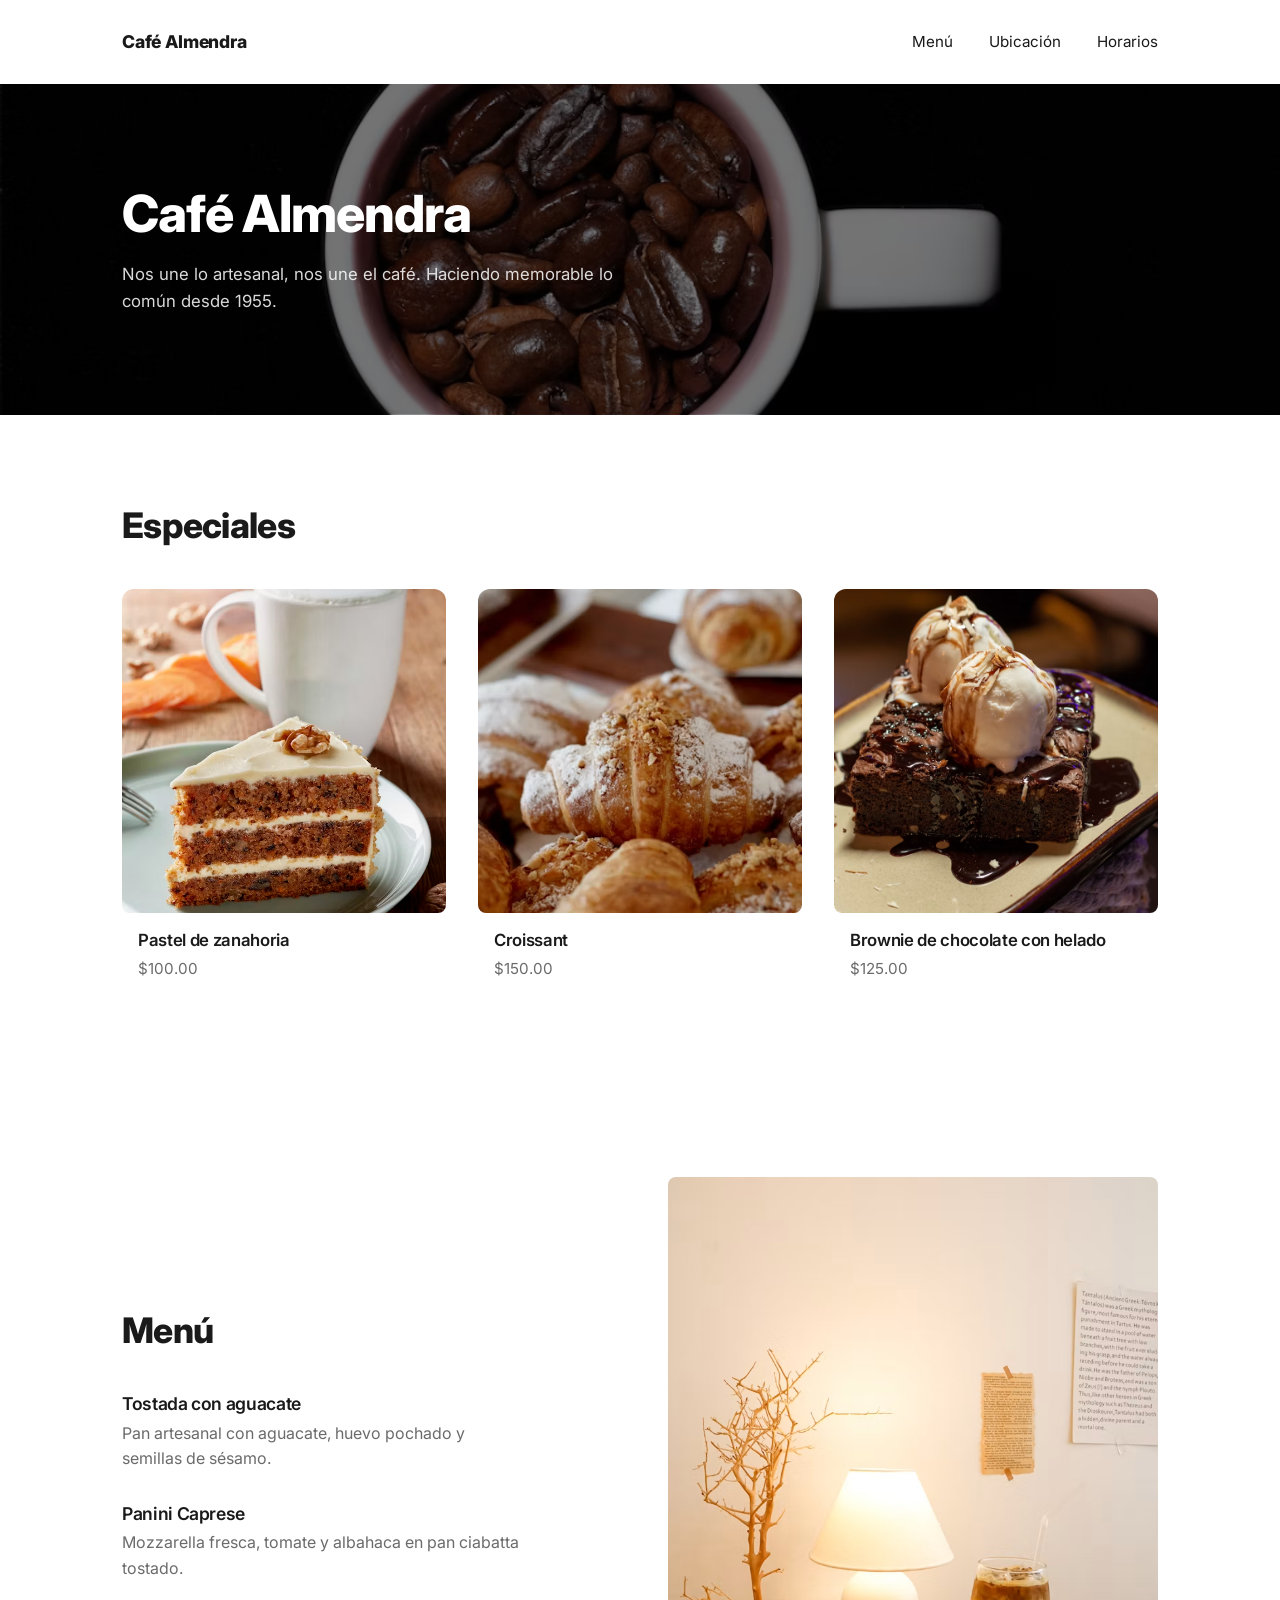
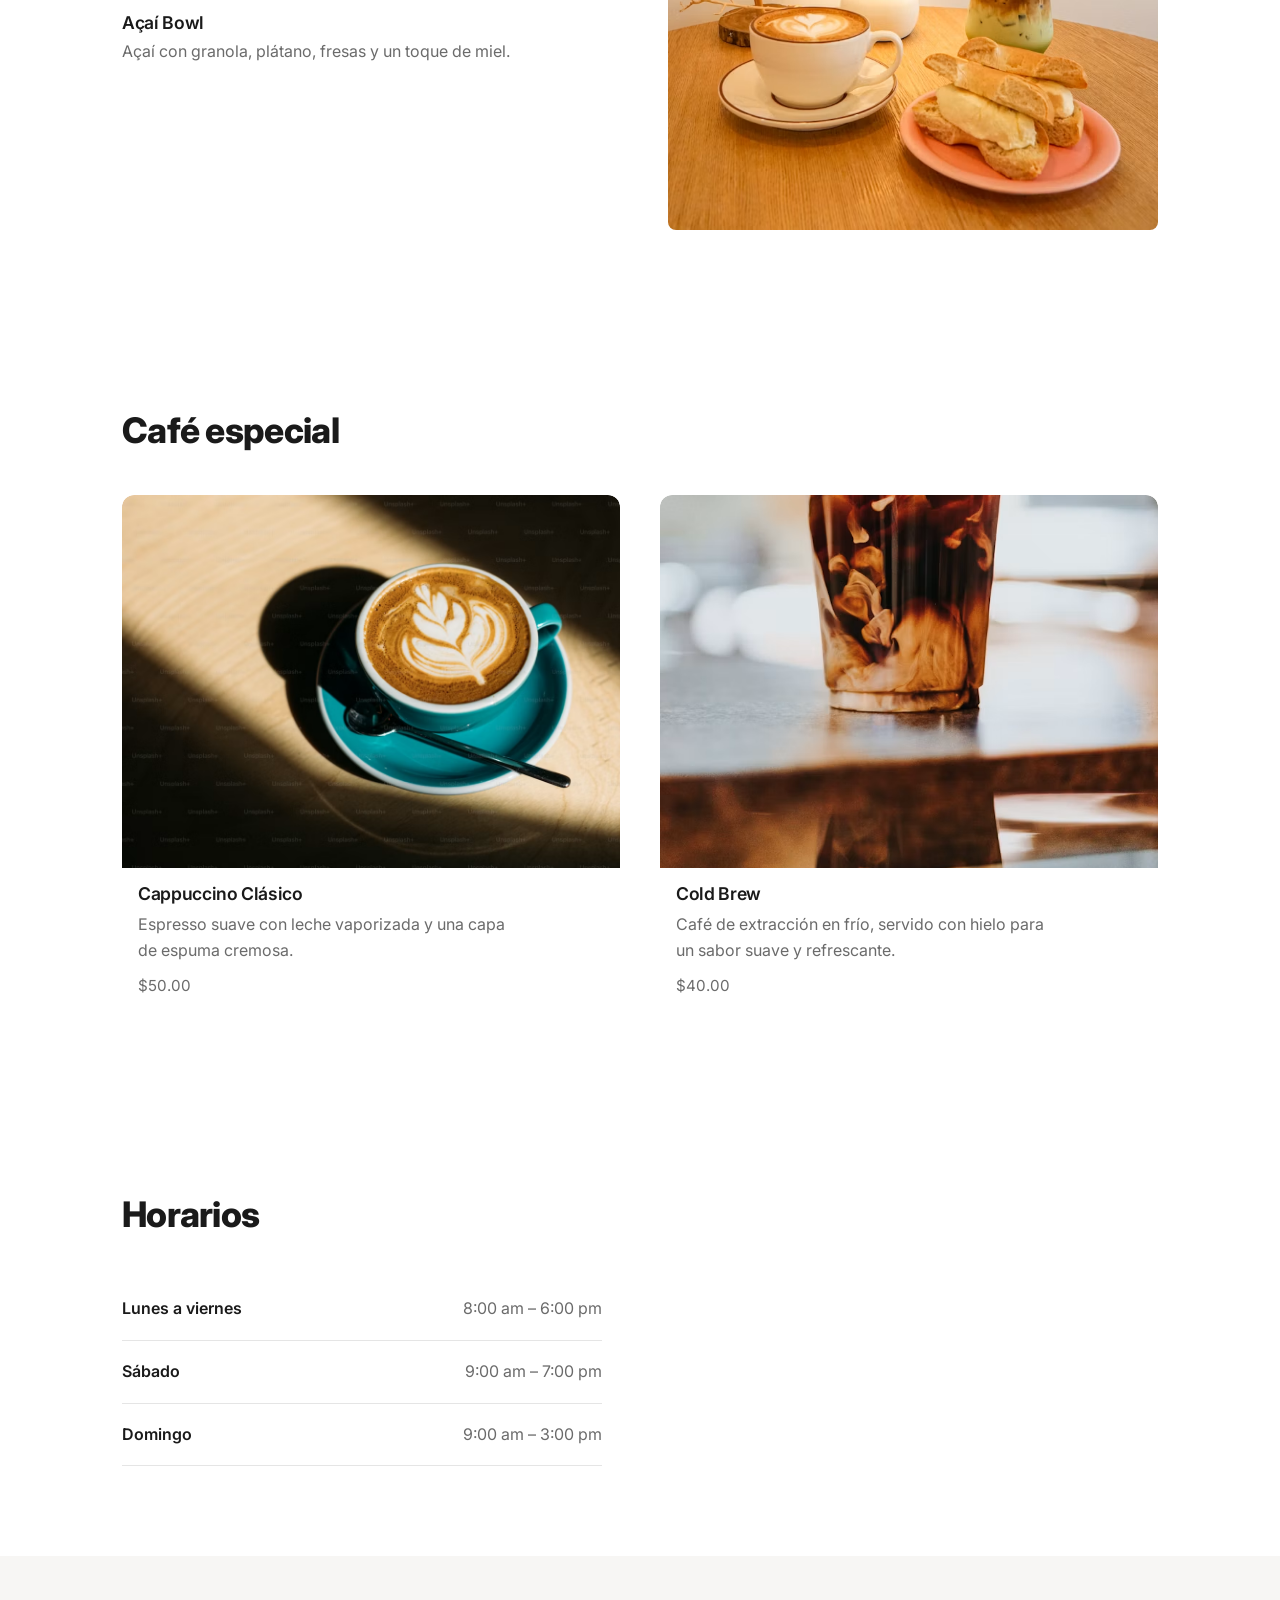
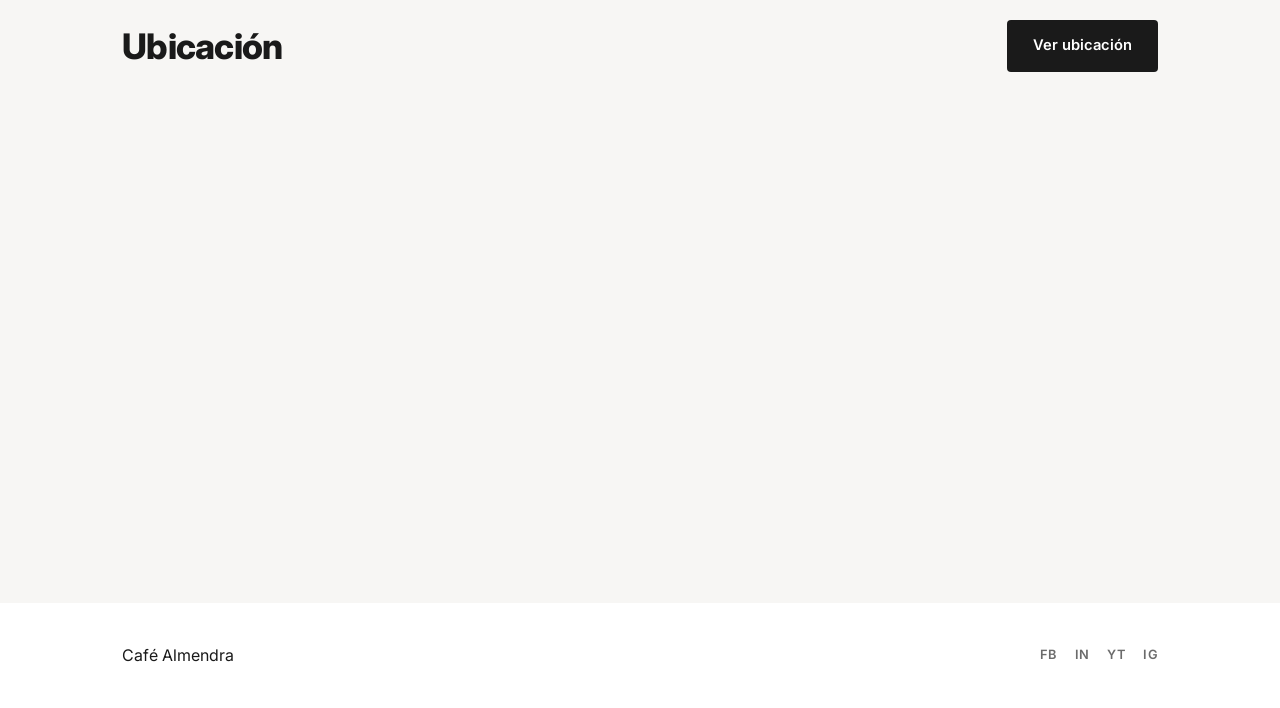
<file: index.html>
<!doctype html>
<html lang="es">
    <head>
        <meta charset="UTF-8" />
        <meta name="viewport" content="width=device-width, initial-scale=1.0" />
        <title>Café Almendra</title>
        <link rel="preconnect" href="https://fonts.googleapis.com" />
        <link rel="preconnect" href="https://fonts.gstatic.com" crossorigin />
        <link
            href="https://fonts.googleapis.com/css2?family=Inter:wght@400;500;600;700;800&display=swap"
            rel="stylesheet"
        />
        <link rel="stylesheet" href="style.css" />
    </head>
    <body>
        <header class="site-header">
            <div class="wrap header-inner">
                <span class="brand">Café Almendra</span>
                <nav class="main-nav">
                    <a href="#menu">Menú</a>
                    <a href="#ubicacion">Ubicación</a>
                    <a href="#horarios">Horarios</a>
                </nav>
            </div>
        </header>

        <main>
            <section class="hero">
                <div class="wrap">
                    <h1>Café Almendra</h1>
                    <p class="hero-sub">
                        Nos une lo artesanal, nos une el café. Haciendo
                        memorable lo común desde 1955.
                    </p>
                </div>
            </section>

            <section id="especiales" class="especiales-section">
                <div class="wrap">
                    <h2>Especiales</h2>
                    <div class="especiales-grid">
                        <article class="especial-card">
                            <img
                                class="img-placeholder img-placeholder--square"
                                src="imagenes/pastel_zana.avif"
                                alt="Pastel de zanahoria"
                            />
                            <h3>Pastel de zanahoria</h3>
                            <span class="price">$100.00</span>
                        </article>

                        <article class="especial-card">
                            <img
                                class="img-placeholder img-placeholder--square"
                                src="imagenes/croisant.avif"
                                alt="Croissant"
                            />
                            <h3>Croissant</h3>
                            <span class="price">$150.00</span>
                        </article>

                        <article class="especial-card">
                            <img
                                class="img-placeholder img-placeholder--square"
                                src="imagenes/browinie.avif"
                                alt="Brownie de chocolate con helado"
                            />
                            <h3>Brownie de chocolate con helado</h3>
                            <span class="price">$125.00</span>
                        </article>
                    </div>
                </div>
            </section>

            <section id="menu" class="menu-section">
                <div class="wrap menu-inner">
                    <div class="menu-list">
                        <h2>Menú</h2>

                        <div class="menu-item">
                            <h3>Tostada con aguacate</h3>
                            <p>
                                Pan artesanal con aguacate, huevo pochado y
                                semillas de sésamo.
                            </p>
                        </div>

                        <div class="menu-item">
                            <h3>Panini Caprese</h3>
                            <p>
                                Mozzarella fresca, tomate y albahaca en pan
                                ciabatta tostado.
                            </p>
                        </div>

                        <div class="menu-item">
                            <h3>Açaí Bowl</h3>
                            <p>
                                Açaí con granola, plátano, fresas y un toque de
                                miel.
                            </p>
                        </div>
                    </div>

                    <img
                        class="img-placeholder img-placeholder--tall"
                        src="imagenes/imagen_menu.avif"
                        alt="Fruta fresca sobre mesa"
                    />
                </div>
            </section>

            <section class="cafe-especial-section">
                <div class="wrap">
                    <h2>Café especial</h2>
                    <div class="cafe-especial-grid">
                        <article class="cafe-card">
                            <img
                                class="img-placeholder img-placeholder--wide"
                                src="imagenes/capuccino.avif"
                                alt="Cappuccino clásico"
                            />
                            <h3>Cappuccino Clásico</h3>
                            <p>
                                Espresso suave con leche vaporizada y una capa
                                de espuma cremosa.
                            </p>
                            <span class="price">$50.00</span>
                        </article>

                        <article class="cafe-card">
                            <img
                                class="img-placeholder img-placeholder--wide"
                                src="imagenes/cold_brew.avif"
                                alt="Cold Brew"
                            />
                            <h3>Cold Brew</h3>
                            <p>
                                Café de extracción en frío, servido con hielo
                                para un sabor suave y refrescante.
                            </p>
                            <span class="price">$40.00</span>
                        </article>
                    </div>
                </div>
            </section>

            <section id="horarios" class="horarios-section">
                <div class="wrap">
                    <h2>Horarios</h2>
                    <dl class="hours-list">
                        <div class="hours-row">
                            <dt>Lunes a viernes</dt>
                            <dd>8:00 am – 6:00 pm</dd>
                        </div>
                        <div class="hours-row">
                            <dt>Sábado</dt>
                            <dd>9:00 am – 7:00 pm</dd>
                        </div>
                        <div class="hours-row">
                            <dt>Domingo</dt>
                            <dd>9:00 am – 3:00 pm</dd>
                        </div>
                    </dl>
                </div>
            </section>

            <section id="ubicacion" class="ubicacion-section">
                <div class="wrap">
                    <div class="ubicacion-inner">
                        <h2>Ubicación</h2>
                        <a
                            class="btn-dark"
                            href="https://www.google.com/maps/search/?api=1&query=Celaya,+Guanajuato,+M%C3%A9xico"
                            target="_blank"
                            rel="noopener"
                            >Ver ubicación</a
                        >
                    </div>
                    <div class="map-container">
                        <iframe
                            src="https://www.google.com/maps?q=Celaya,+Guanajuato,+M%C3%A9xico&output=embed"
                            width="100%"
                            height="450"
                            style="border: 0"
                            allowfullscreen=""
                            loading="lazy"
                            referrerpolicy="no-referrer-when-downgrade"
                            title="Ubicación de Café Almendra en Celaya, Guanajuato"
                        ></iframe>
                    </div>
                </div>
            </section>
        </main>

        <footer class="site-footer">
            <div class="wrap footer-inner">
                <span>Café Almendra</span>
                <div class="social-icons">
                    <a href="#" aria-label="Facebook">FB</a>
                    <a href="#" aria-label="LinkedIn">IN</a>
                    <a href="#" aria-label="YouTube">YT</a>
                    <a href="#" aria-label="Instagram">IG</a>
                </div>
            </div>
        </footer>
    </body>
</html>
</file>
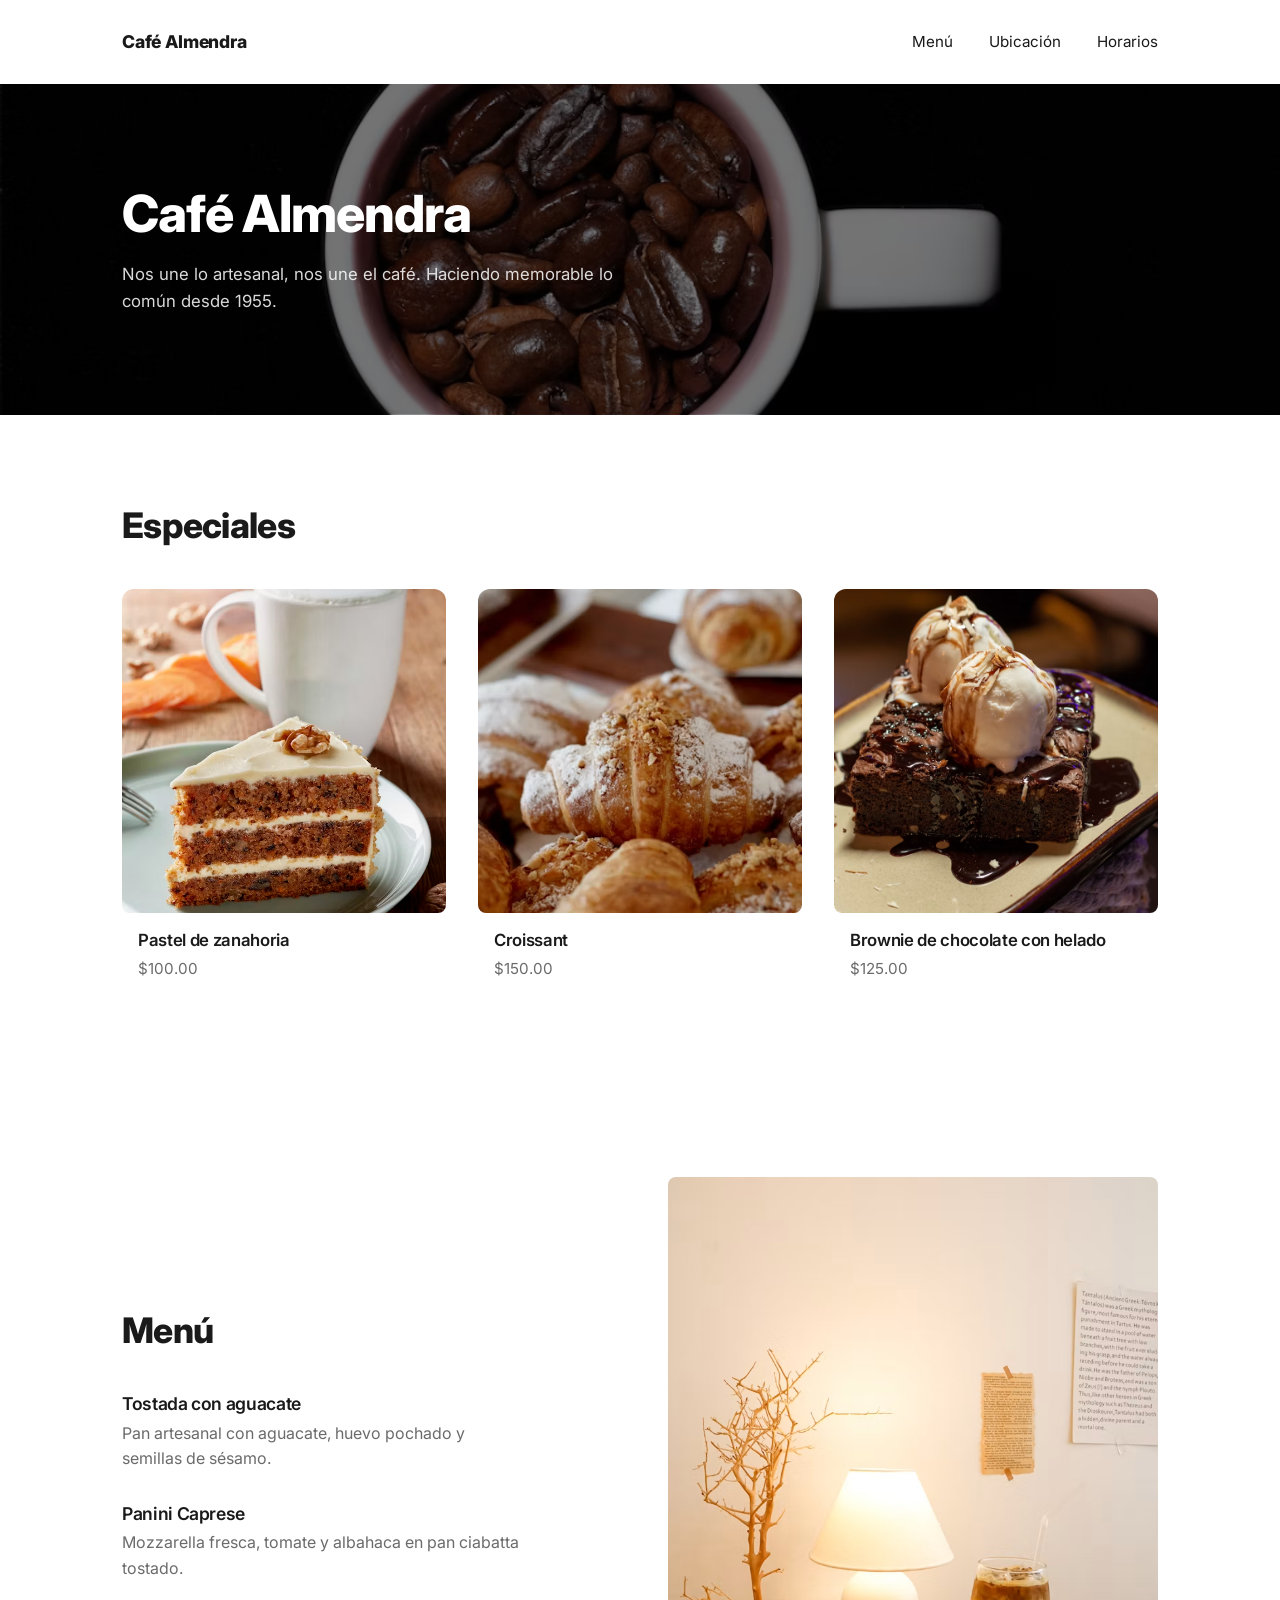
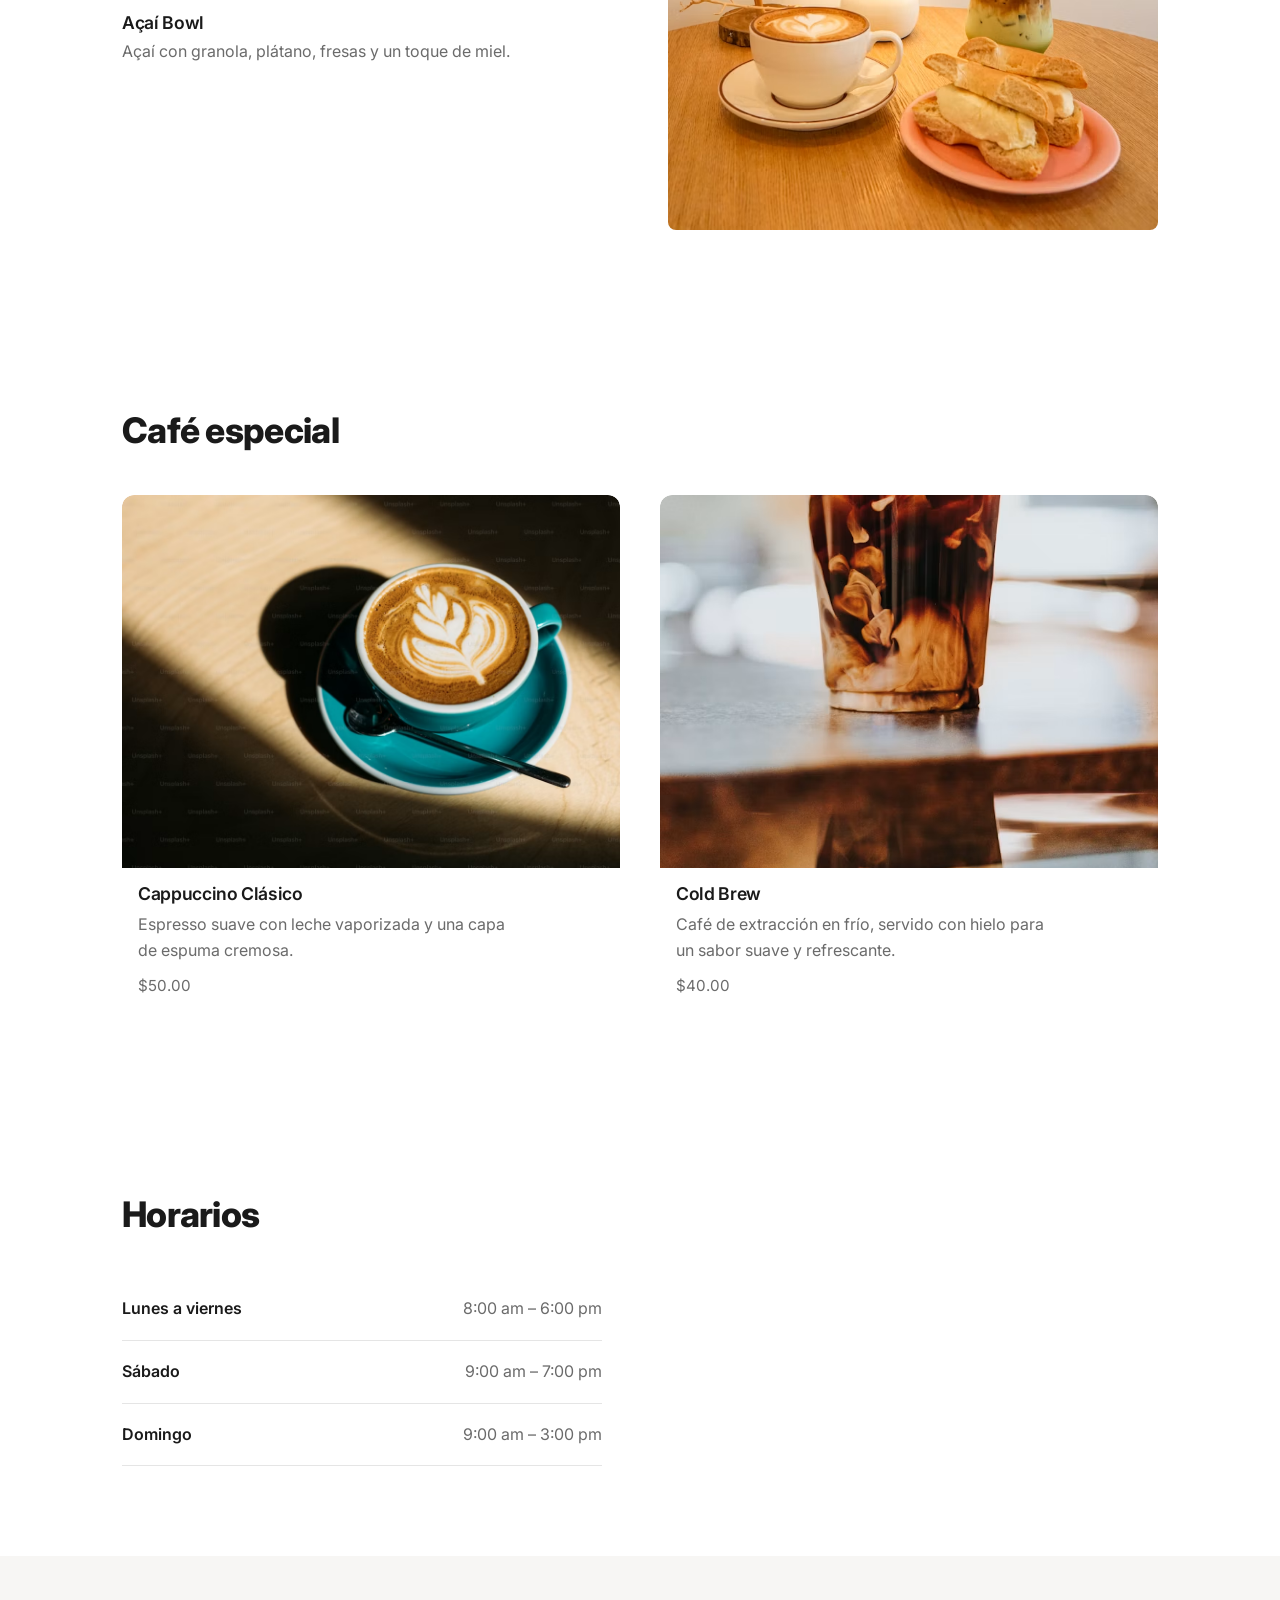
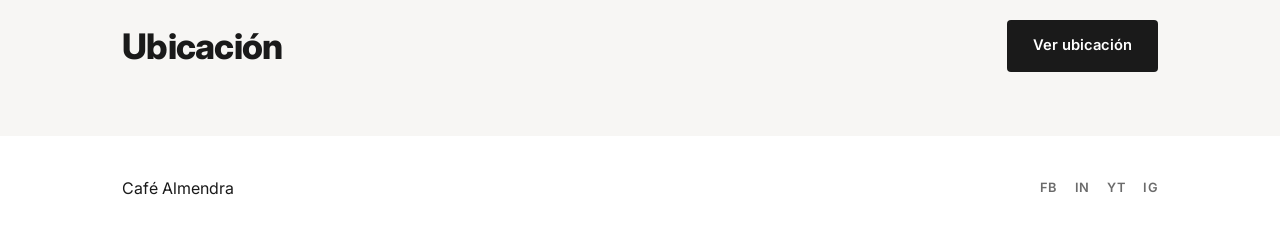
<file: cafe_almendra/index.html>
<!doctype html>
<html lang="es">
    <head>
        <meta charset="UTF-8" />
        <meta name="viewport" content="width=device-width, initial-scale=1.0" />
        <title>Café Almendra</title>
        <link rel="preconnect" href="https://fonts.googleapis.com" />
        <link rel="preconnect" href="https://fonts.gstatic.com" crossorigin />
        <link
            href="https://fonts.googleapis.com/css2?family=Inter:wght@400;500;600;700;800&display=swap"
            rel="stylesheet"
        />
        <link rel="stylesheet" href="style.css" />
    </head>
    <body>
        <header class="site-header">
            <div class="wrap header-inner">
                <span class="brand">Café Almendra</span>
                <nav class="main-nav">
                    <a href="#menu">Menú</a>
                    <a href="#ubicacion">Ubicación</a>
                    <a href="#horarios">Horarios</a>
                </nav>
            </div>
        </header>

        <main>
            <section class="hero">
                <div class="wrap">
                    <h1>Café Almendra</h1>
                    <p class="hero-sub">
                        Nos une lo artesanal, nos une el café. Haciendo
                        memorable lo común desde 1955.
                    </p>
                </div>
            </section>

            <section id="especiales" class="especiales-section">
                <div class="wrap">
                    <h2>Especiales</h2>
                    <div class="especiales-grid">
                        <article class="especial-card">
                            <img
                                class="img-placeholder img-placeholder--square"
                                src="imagenes/pastel_zana.avif"
                                alt="Pastel de zanahoria"
                            />
                            <h3>Pastel de zanahoria</h3>
                            <span class="price">$100.00</span>
                        </article>

                        <article class="especial-card">
                            <img
                                class="img-placeholder img-placeholder--square"
                                src="imagenes/croisant.avif"
                                alt="Croissant"
                            />
                            <h3>Croissant</h3>
                            <span class="price">$150.00</span>
                        </article>

                        <article class="especial-card">
                            <img
                                class="img-placeholder img-placeholder--square"
                                src="imagenes/browinie.avif"
                                alt="Brownie de chocolate con helado"
                            />
                            <h3>Brownie de chocolate con helado</h3>
                            <span class="price">$125.00</span>
                        </article>
                    </div>
                </div>
            </section>

            <section id="menu" class="menu-section">
                <div class="wrap menu-inner">
                    <div class="menu-list">
                        <h2>Menú</h2>

                        <div class="menu-item">
                            <h3>Tostada con aguacate</h3>
                            <p>
                                Pan artesanal con aguacate, huevo pochado y
                                semillas de sésamo.
                            </p>
                        </div>

                        <div class="menu-item">
                            <h3>Panini Caprese</h3>
                            <p>
                                Mozzarella fresca, tomate y albahaca en pan
                                ciabatta tostado.
                            </p>
                        </div>

                        <div class="menu-item">
                            <h3>Açaí Bowl</h3>
                            <p>
                                Açaí con granola, plátano, fresas y un toque de
                                miel.
                            </p>
                        </div>
                    </div>

                    <img
                        class="img-placeholder img-placeholder--tall"
                        src="imagenes/imagen_menu.avif"
                        alt="Fruta fresca sobre mesa"
                    />
                </div>
            </section>

            <section class="cafe-especial-section">
                <div class="wrap">
                    <h2>Café especial</h2>
                    <div class="cafe-especial-grid">
                        <article class="cafe-card">
                            <img
                                class="img-placeholder img-placeholder--wide"
                                src="imagenes/capuccino.avif"
                                alt="Cappuccino clásico"
                            />
                            <h3>Cappuccino Clásico</h3>
                            <p>
                                Espresso suave con leche vaporizada y una capa
                                de espuma cremosa.
                            </p>
                            <span class="price">$50.00</span>
                        </article>

                        <article class="cafe-card">
                            <img
                                class="img-placeholder img-placeholder--wide"
                                src="imagenes/cold_brew.avif"
                                alt="Cold Brew"
                            />
                            <h3>Cold Brew</h3>
                            <p>
                                Café de extracción en frío, servido con hielo
                                para un sabor suave y refrescante.
                            </p>
                            <span class="price">$40.00</span>
                        </article>
                    </div>
                </div>
            </section>

            <section id="horarios" class="horarios-section">
                <div class="wrap">
                    <h2>Horarios</h2>
                    <dl class="hours-list">
                        <div class="hours-row">
                            <dt>Lunes a viernes</dt>
                            <dd>8:00 am – 6:00 pm</dd>
                        </div>
                        <div class="hours-row">
                            <dt>Sábado</dt>
                            <dd>9:00 am – 7:00 pm</dd>
                        </div>
                        <div class="hours-row">
                            <dt>Domingo</dt>
                            <dd>9:00 am – 3:00 pm</dd>
                        </div>
                    </dl>
                </div>
            </section>

            <section id="ubicacion" class="ubicacion-section">
                <div class="wrap ubicacion-inner">
                    <h2>Ubicación</h2>
                    <a class="btn-dark" href="#">Ver ubicación</a>
                </div>
            </section>
        </main>

        <footer class="site-footer">
            <div class="wrap footer-inner">
                <span>Café Almendra</span>
                <div class="social-icons">
                    <a href="#" aria-label="Facebook">FB</a>
                    <a href="#" aria-label="LinkedIn">IN</a>
                    <a href="#" aria-label="YouTube">YT</a>
                    <a href="#" aria-label="Instagram">IG</a>
                </div>
            </div>
        </footer>
    </body>
</html>
</file>
<file: style.css>
* {
  box-sizing: border-box;
  margin: 0;
  padding: 0;
}

:root {
  --black: #1A1A1A;
  --gray: #6B6B6B;
  --line: #E5E5E5;
  --offwhite: #F7F6F4;
}

body {
  font-family: 'Inter', sans-serif;
  color: var(--black);
  line-height: 1.6;
  -webkit-font-smoothing: antialiased;
}

.wrap {
  max-width: 1100px;
  margin: 0 auto;
  padding: 0 32px;
}

a {
  color: inherit;
  text-decoration: none;
}

h1, h2, h3 {
  font-weight: 800;
  line-height: 1.15;
  letter-spacing: -0.02em;
}


.img-placeholder {
  background: var(--offwhite);
  border-radius: 8px;
  display: block;
  width: 100%;
  object-fit: cover; 
  object-position: center;
}

div.img-placeholder {
  border: 1px dashed #C9C6C0;
  display: flex;
  align-items: center;
  justify-content: center;
  color: #A8A49C;
  font-size: 0.85rem;
  text-align: center;
  padding: 16px;
}

div.img-placeholder::before {
  content: attr(data-label);
}

.img-placeholder--hero {
  aspect-ratio: 16 / 7;
  height: 100%;
}

.img-placeholder--square {
  aspect-ratio: 1 / 1;
  margin-bottom: 18px;
}

.img-placeholder--tall {
  aspect-ratio: 3 / 4;
  height: 100%;
}

.img-placeholder--wide {
  aspect-ratio: 4 / 3;
  margin-bottom: 18px;
}

.site-header {
  position: sticky;
  top: 0;
  background: #fff;
  z-index: 10;
}

.header-inner {
  display: flex;
  align-items: center;
  justify-content: space-between;
  padding-top: 28px;
  padding-bottom: 28px;
}

.brand {
  font-weight: 800;
  font-size: 1.1rem;
  letter-spacing: -0.01em;
}

.main-nav {
  display: flex;
  gap: 36px;
}

.main-nav a {
  font-size: 0.95rem;
  color: var(--black);
  transition: opacity 0.15s ease;
}

.main-nav a:hover {
  opacity: 0.6;
}

.hero {
    padding: 100px 0;
      background: linear-gradient(rgba(0, 0, 0, 0.55), rgba(0, 0, 0, 0.55)),
                  url('imagenes/fondo_hero.avif');
      background-size: cover;
      background-position: center;
      color: #fff;
}

.hero h1 {
  font-size: clamp(2.4rem, 5vw, 3.2rem);
  max-width: 14ch;
}

.hero-sub {
    margin-top: 18px;
      max-width: 46ch;
      color: rgba(255, 255, 255, 0.85);
      font-size: 1.05rem;
}

.hero-image-section {
  padding-bottom: 90px;
}

.especiales-section {
  padding: 90px 0;
}

.especiales-section h2,
.menu-list h2,
.cafe-especial-section h2,
.horarios-section h2,
.ubicacion-section h2 {
  font-size: clamp(1.8rem, 3vw, 2.2rem);
  margin-bottom: 44px;
}

.especiales-grid {
  display: grid;
  grid-template-columns: repeat(3, 1fr);
  gap: 32px;
}

.especial-card {
  background: #fff;
  border-radius: 12px;
  overflow: hidden;
  transition: transform 0.2s ease, box-shadow 0.2s ease;
}

.especial-card:hover {
  transform: translateY(-4px);
  box-shadow: 0 12px 24px rgba(0, 0, 0, 0.08);
}

.especial-card .zanahoria {
  margin-bottom: 0;
  border-radius: 12px 12px 0 0;
}

.especial-card h3,
.especial-card .price {
  padding: 0 16px;
}

.especial-card h3 {
  font-size: 1.05rem;
  font-weight: 600;
  margin-top: 16px;
  margin-bottom: 6px;
}

.especial-card .price {
  display: block;
  padding-bottom: 16px;
}

.price {
  color: var(--gray);
  font-size: 0.95rem;
}

.menu-section {
  padding: 90px 0;
}

.menu-inner {
  display: grid;
  grid-template-columns: 1fr 1fr;
  gap: 56px;
  align-items: center;
}

.menu-item {
  margin-bottom: 32px;
}

.menu-item h3 {
  font-size: 1.1rem;
  font-weight: 600;
  margin-bottom: 6px;
}

.menu-item p {
  color: var(--gray);
  max-width: 40ch;
}

.cafe-especial-section {
  padding: 90px 0;
}

.cafe-especial-grid {
  display: grid;
  grid-template-columns: 1fr 1fr;
  gap: 40px;
}

.cafe-card {
  background: #fff;
  border-radius: 12px;
  overflow: hidden;
  transition: transform 0.2s ease, box-shadow 0.2s ease;
}

.cafe-card:hover {
  transform: translateY(-4px);
  box-shadow: 0 12px 24px rgba(0, 0, 0, 0.08);
}

.cafe-card .img-placeholder--wide {
  margin-bottom: 0;
  border-radius: 12px 12px 0 0;
}

.cafe-card h3,
.cafe-card p,
.cafe-card .price {
  padding-left: 16px;
  padding-right: 16px;
}

.cafe-card h3 {
  font-size: 1.1rem;
  font-weight: 600;
  margin-top: 16px;
  margin-bottom: 8px;
}

.cafe-card p {
  color: var(--gray);
  margin-bottom: 10px;
  max-width: 40ch;
}

.cafe-card .price {
  display: block;
  padding-bottom: 16px;
}

.horarios-section {
  padding: 90px 0;
}

.hours-list {
  max-width: 480px;
  display: flex;
  flex-direction: column;
}

.hours-row {
  display: flex;
  justify-content: space-between;
  padding: 18px 0;
  border-bottom: 1px solid var(--line);
}

.hours-row dt {
  font-weight: 600;
}

.hours-row dd {
  color: var(--gray);
}

.ubicacion-section {
  background: var(--offwhite);
  padding: 64px 0;
}

.ubicacion-inner {
  display: flex;
  align-items: center;
  justify-content: space-between;
  flex-wrap: wrap;
  gap: 24px;
  margin-bottom: 32px;
}

.ubicacion-inner h2 {
  margin-bottom: 0;
}

.map-container {
  position: relative;
  overflow: hidden;
  border-radius: 12px;
  padding-top: 42%; 
}

.map-container iframe {
  position: absolute;
  top: 0;
  left: 0;
  width: 100%;
  height: 100%;
  border-radius: 12px;
}

.btn-dark {
  background: var(--black);
  color: #fff;
  font-weight: 600;
  font-size: 0.92rem;
  padding: 14px 26px;
  border-radius: 4px;
  transition: opacity 0.15s ease;
}

.btn-dark:hover {
  opacity: 0.85;
}

.site-footer {
  padding: 40px 0;
}

.footer-inner {
  display: flex;
  align-items: center;
  justify-content: space-between;
  flex-wrap: wrap;
  gap: 16px;
}

.social-icons {
  display: flex;
  gap: 18px;
}

.social-icons a {
  font-size: 0.8rem;
  color: var(--gray);
  font-weight: 600;
  letter-spacing: 0.03em;
}

@media (max-width: 860px) {
  .especiales-grid {
    grid-template-columns: 1fr;
  }

  .menu-inner {
    grid-template-columns: 1fr;
  }

  .menu-inner .img-placeholder--tall {
    order: -1;
    aspect-ratio: 16 / 10;
  }

  .cafe-especial-grid {
    grid-template-columns: 1fr;
  }

  .main-nav {
    gap: 20px;
  }

  .ubicacion-inner {
    flex-direction: column;
    align-items: flex-start;
  }

  .map-container {
    padding-top: 75%;
  }
}
</file>
<file: cafe_almendra/style.css>
* {
  box-sizing: border-box;
  margin: 0;
  padding: 0;
}

:root {
  --black: #1A1A1A;
  --gray: #6B6B6B;
  --line: #E5E5E5;
  --offwhite: #F7F6F4;
}

body {
  font-family: 'Inter', sans-serif;
  color: var(--black);
  line-height: 1.6;
  -webkit-font-smoothing: antialiased;
}

.wrap {
  max-width: 1100px;
  margin: 0 auto;
  padding: 0 32px;
}

a {
  color: inherit;
  text-decoration: none;
}

h1, h2, h3 {
  font-weight: 800;
  line-height: 1.15;
  letter-spacing: -0.02em;
}

.img-placeholder {
  background: var(--offwhite);
  border-radius: 8px;
  display: block;
  width: 100%;
  object-fit: cover; 
  object-position: center;
}

div.img-placeholder {
  border: 1px dashed #C9C6C0;
  display: flex;
  align-items: center;
  justify-content: center;
  color: #A8A49C;
  font-size: 0.85rem;
  text-align: center;
  padding: 16px;
}

div.img-placeholder::before {
  content: attr(data-label);
}

.img-placeholder--hero {
  aspect-ratio: 16 / 7;
  height: 100%;
}

.img-placeholder--square {
  aspect-ratio: 1 / 1;
  margin-bottom: 18px;
}

.img-placeholder--tall {
  aspect-ratio: 3 / 4;
  height: 100%;
}

.img-placeholder--wide {
  aspect-ratio: 4 / 3;
  margin-bottom: 18px;
}

.site-header {
  position: sticky;
  top: 0;
  background: #fff;
  z-index: 10;
}

.header-inner {
  display: flex;
  align-items: center;
  justify-content: space-between;
  padding-top: 28px;
  padding-bottom: 28px;
}

.brand {
  font-weight: 800;
  font-size: 1.1rem;
  letter-spacing: -0.01em;
}

.main-nav {
  display: flex;
  gap: 36px;
}

.main-nav a {
  font-size: 0.95rem;
  color: var(--black);
  transition: opacity 0.15s ease;
}

.main-nav a:hover {
  opacity: 0.6;
}

.hero {
    padding: 100px 0;
      background: linear-gradient(rgba(0, 0, 0, 0.55), rgba(0, 0, 0, 0.55)),
                  url('imagenes/fondo_hero.avif');
      background-size: cover;
      background-position: center;
      color: #fff;
}

.hero h1 {
  font-size: clamp(2.4rem, 5vw, 3.2rem);
  max-width: 14ch;
}

.hero-sub {
    margin-top: 18px;
      max-width: 46ch;
      color: rgba(255, 255, 255, 0.85);
      font-size: 1.05rem;
}

.hero-image-section {
  padding-bottom: 90px;
}

.especiales-section {
  padding: 90px 0;
}

.especiales-section h2,
.menu-list h2,
.cafe-especial-section h2,
.horarios-section h2,
.ubicacion-section h2 {
  font-size: clamp(1.8rem, 3vw, 2.2rem);
  margin-bottom: 44px;
}

.especiales-grid {
  display: grid;
  grid-template-columns: repeat(3, 1fr);
  gap: 32px;
}

.especial-card {
  background: #fff;
  border-radius: 12px;
  overflow: hidden;
  transition: transform 0.2s ease, box-shadow 0.2s ease;
}

.especial-card:hover {
  transform: translateY(-4px);
  box-shadow: 0 12px 24px rgba(0, 0, 0, 0.08);
}

.especial-card .zanahoria {
  margin-bottom: 0;
  border-radius: 12px 12px 0 0;
}

.especial-card h3,
.especial-card .price {
  padding: 0 16px;
}

.especial-card h3 {
  font-size: 1.05rem;
  font-weight: 600;
  margin-top: 16px;
  margin-bottom: 6px;
}

.especial-card .price {
  display: block;
  padding-bottom: 16px;
}

.price {
  color: var(--gray);
  font-size: 0.95rem;
}

.menu-section {
  padding: 90px 0;
}

.menu-inner {
  display: grid;
  grid-template-columns: 1fr 1fr;
  gap: 56px;
  align-items: center;
}

.menu-item {
  margin-bottom: 32px;
}

.menu-item h3 {
  font-size: 1.1rem;
  font-weight: 600;
  margin-bottom: 6px;
}

.menu-item p {
  color: var(--gray);
  max-width: 40ch;
}

.cafe-especial-section {
  padding: 90px 0;
}

.cafe-especial-grid {
  display: grid;
  grid-template-columns: 1fr 1fr;
  gap: 40px;
}

.cafe-card {
  background: #fff;
  border-radius: 12px;
  overflow: hidden;
  transition: transform 0.2s ease, box-shadow 0.2s ease;
}

.cafe-card:hover {
  transform: translateY(-4px);
  box-shadow: 0 12px 24px rgba(0, 0, 0, 0.08);
}

.cafe-card .img-placeholder--wide {
  margin-bottom: 0;
  border-radius: 12px 12px 0 0;
}

.cafe-card h3,
.cafe-card p,
.cafe-card .price {
  padding-left: 16px;
  padding-right: 16px;
}

.cafe-card h3 {
  font-size: 1.1rem;
  font-weight: 600;
  margin-top: 16px;
  margin-bottom: 8px;
}

.cafe-card p {
  color: var(--gray);
  margin-bottom: 10px;
  max-width: 40ch;
}

.cafe-card .price {
  display: block;
  padding-bottom: 16px;
}

.horarios-section {
  padding: 90px 0;
}

.hours-list {
  max-width: 480px;
  display: flex;
  flex-direction: column;
}

.hours-row {
  display: flex;
  justify-content: space-between;
  padding: 18px 0;
  border-bottom: 1px solid var(--line);
}

.hours-row dt {
  font-weight: 600;
}

.hours-row dd {
  color: var(--gray);
}

.ubicacion-section {
  background: var(--offwhite);
  padding: 64px 0;
}

.ubicacion-inner {
  display: flex;
  align-items: center;
  justify-content: space-between;
  flex-wrap: wrap;
  gap: 24px;
}

.ubicacion-inner h2 {
  margin-bottom: 0;
}

.btn-dark {
  background: var(--black);
  color: #fff;
  font-weight: 600;
  font-size: 0.92rem;
  padding: 14px 26px;
  border-radius: 4px;
  transition: opacity 0.15s ease;
}

.btn-dark:hover {
  opacity: 0.85;
}

.site-footer {
  padding: 40px 0;
}

.footer-inner {
  display: flex;
  align-items: center;
  justify-content: space-between;
  flex-wrap: wrap;
  gap: 16px;
}

.social-icons {
  display: flex;
  gap: 18px;
}

.social-icons a {
  font-size: 0.8rem;
  color: var(--gray);
  font-weight: 600;
  letter-spacing: 0.03em;
}

@media (max-width: 860px) {
  .especiales-grid {
    grid-template-columns: 1fr;
  }

  .menu-inner {
    grid-template-columns: 1fr;
  }

  .menu-inner .img-placeholder--tall {
    order: -1;
    aspect-ratio: 16 / 10;
  }

  .cafe-especial-grid {
    grid-template-columns: 1fr;
  }

  .main-nav {
    gap: 20px;
  }

  .ubicacion-inner {
    flex-direction: column;
    align-items: flex-start;
  }
}
</file>
